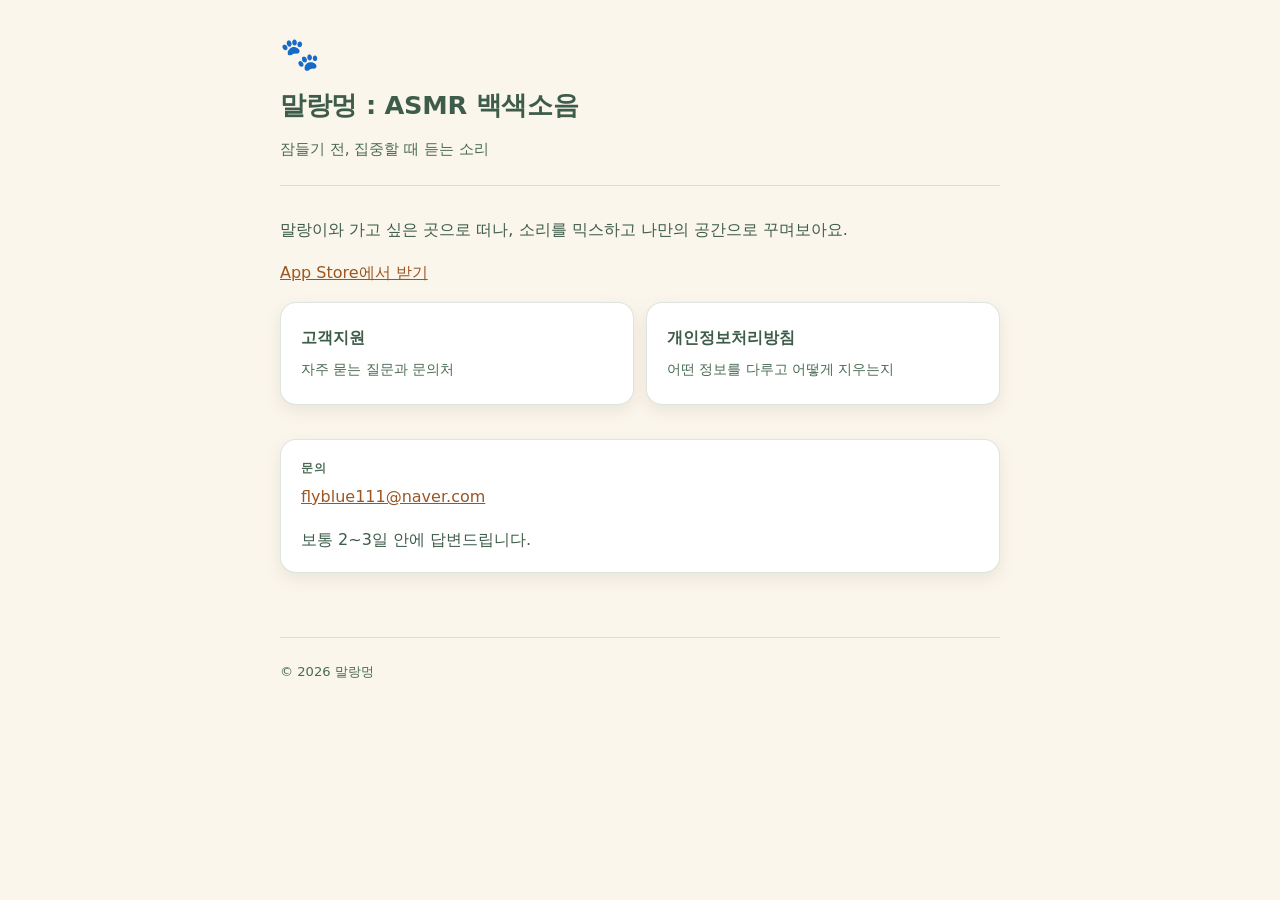
<file: index.html>
<!DOCTYPE html>
<html lang="ko">
<head>
<meta charset="UTF-8">
<meta name="viewport" content="width=device-width, initial-scale=1">
<title>말랑멍 : ASMR 백색소음</title>
<meta name="description" content="말랑이와 가고 싶은 곳으로 떠나, 소리를 믹스하고 나만의 공간으로 꾸며보아요.">
<link rel="stylesheet" href="style.css">
</head>
<body>
<div class="wrap">

  <header class="site-head">
    <span class="mark">🐾</span>
    <h1>말랑멍 : ASMR 백색소음</h1>
    <p>잠들기 전, 집중할 때 듣는 소리</p>
  </header>

  <p>말랑이와 가고 싶은 곳으로 떠나, 소리를 믹스하고 나만의 공간으로 꾸며보아요.</p>

  <!-- 나라를 적지 않은 주소다. 어느 나라에서 열든 그 나라 스토어로 보내 준다 —
       앱이 여덟 개 언어로 나가므로 /kr/을 박아 두면 안 된다. -->
  <p><a href="https://apps.apple.com/app/id6798096956">App Store에서 받기</a></p>

  <div class="tiles">
    <a class="tile" href="support.html">
      <b>고객지원</b>
      <span>자주 묻는 질문과 문의처</span>
    </a>
    <a class="tile" href="privacy.html">
      <b>개인정보처리방침</b>
      <span>어떤 정보를 다루고 어떻게 지우는지</span>
    </a>
  </div>

  <div class="card">
    <p><span class="label">문의</span>
      <a href="mailto:flyblue111@naver.com">flyblue111@naver.com</a>
    </p>
    <p>보통 2~3일 안에 답변드립니다.</p>
  </div>

  <footer class="site-foot">
    <p>© 2026 말랑멍</p>
  </footer>

</div>
</body>
</html>
</file>
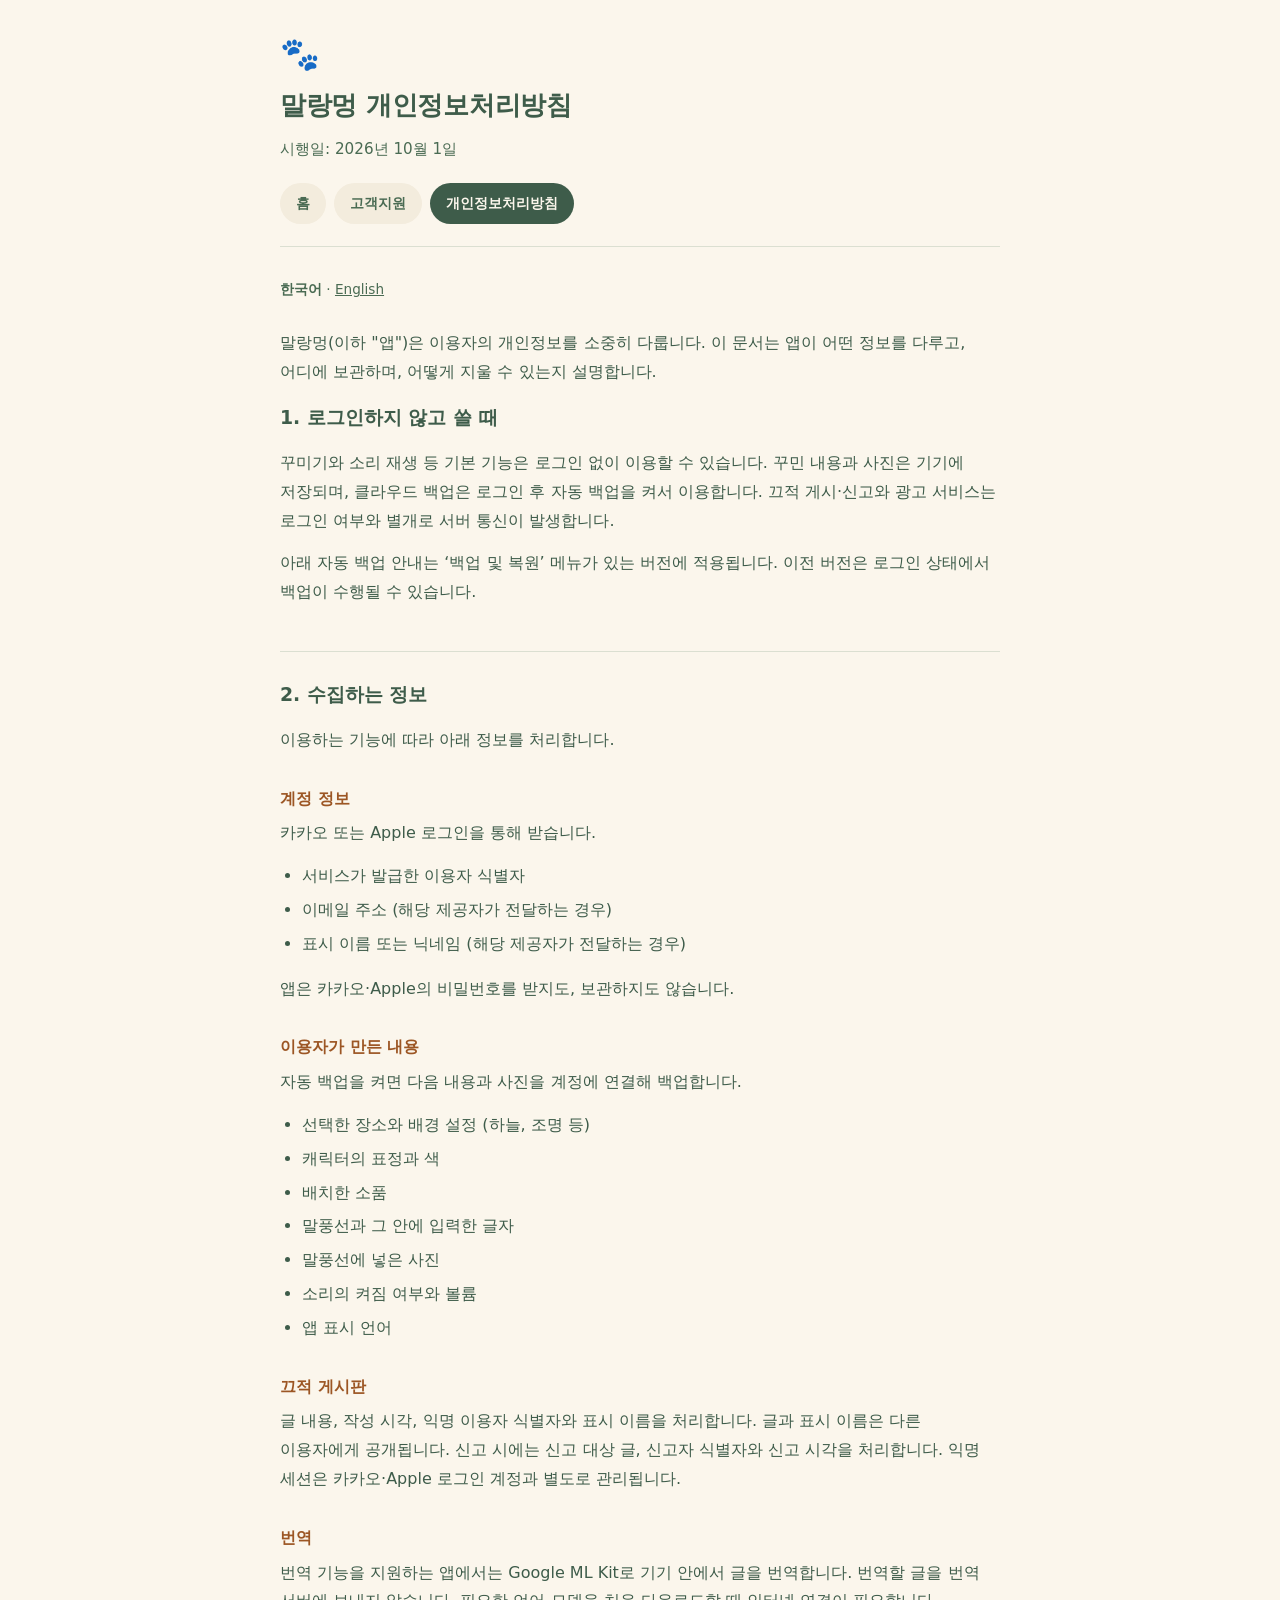
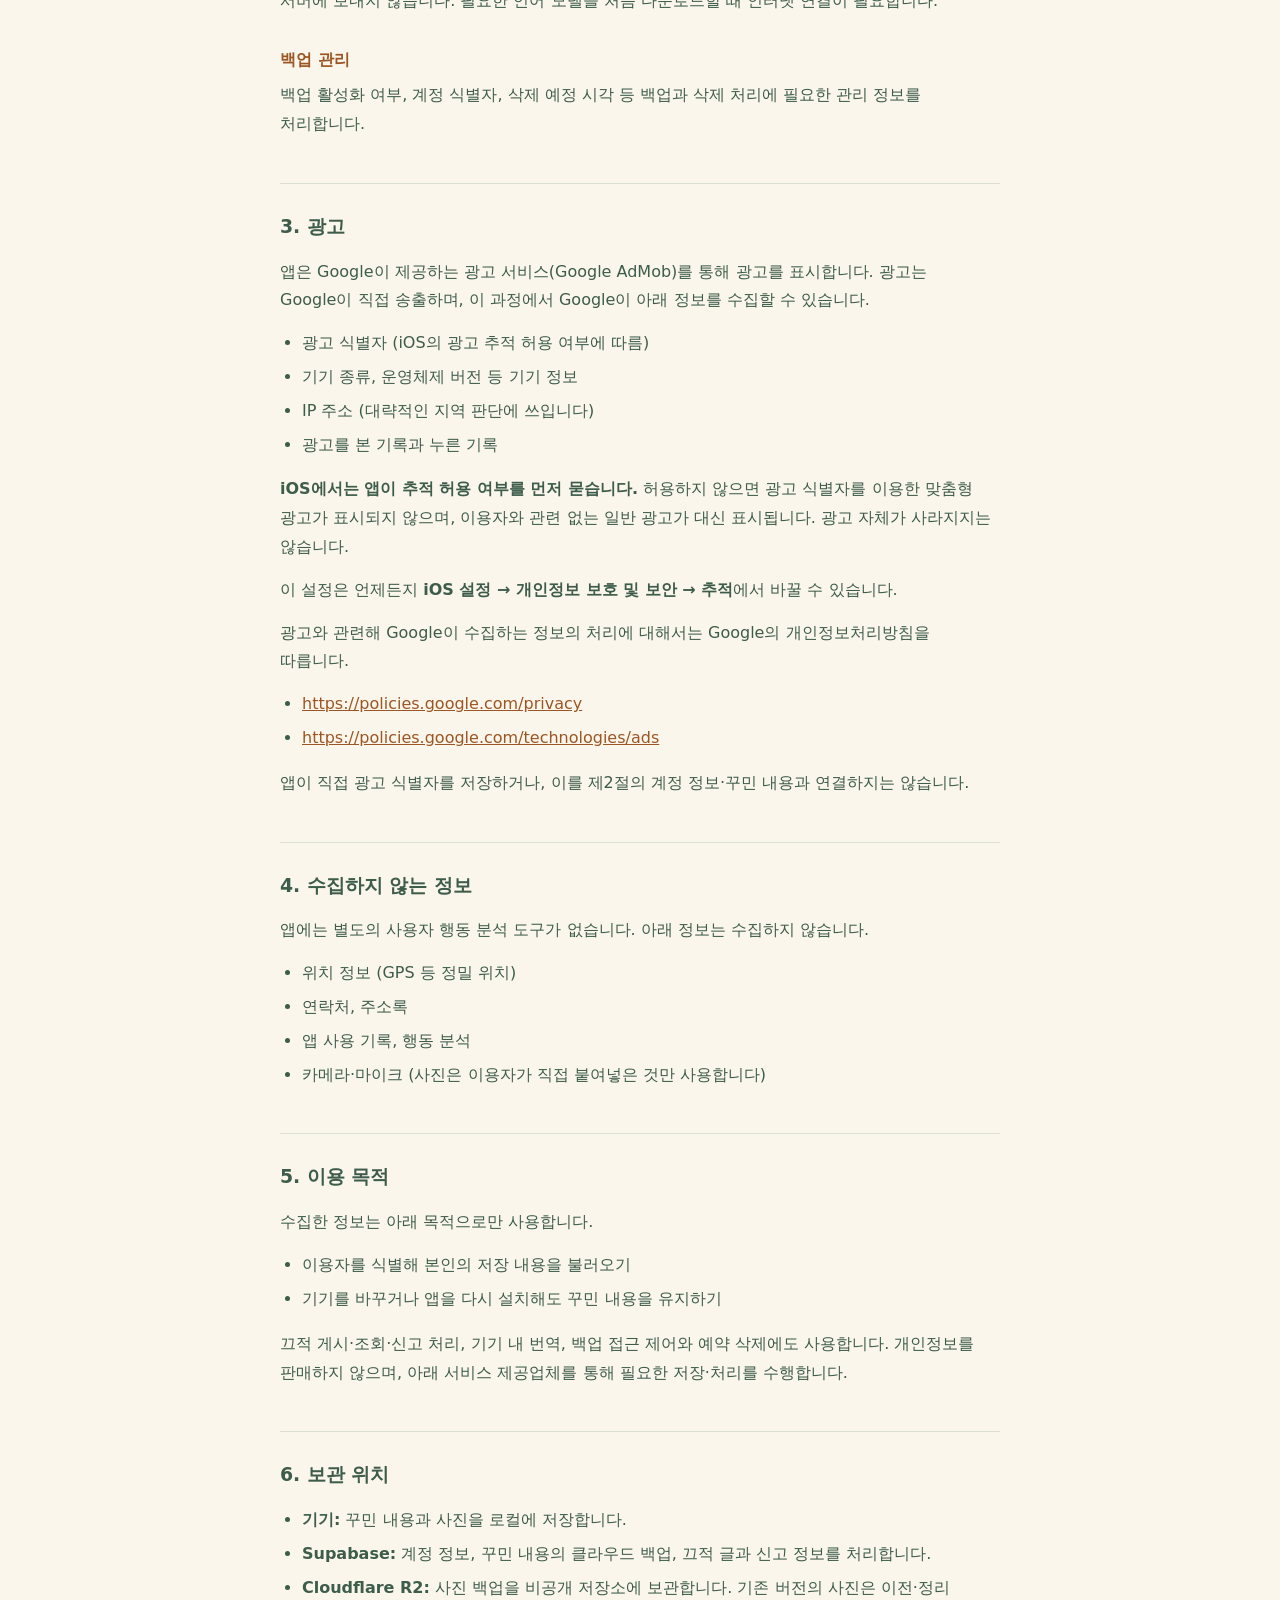
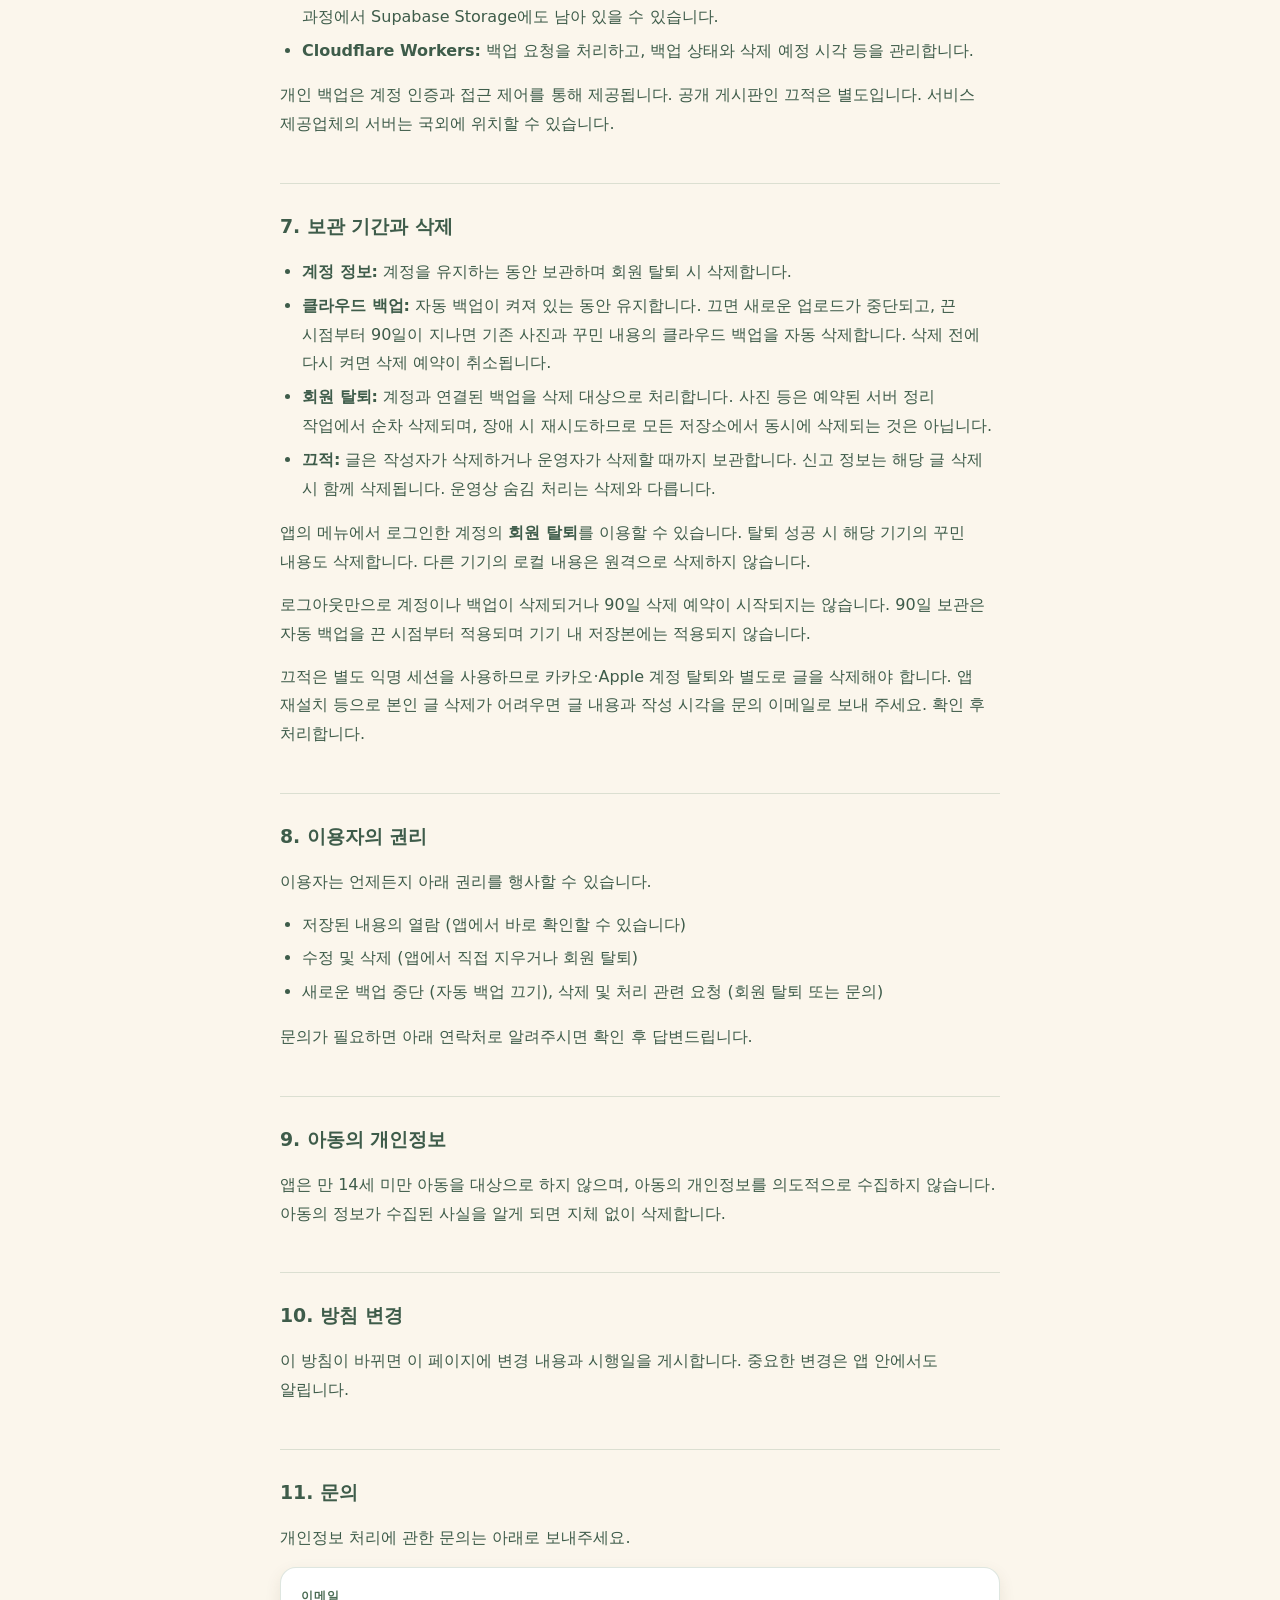
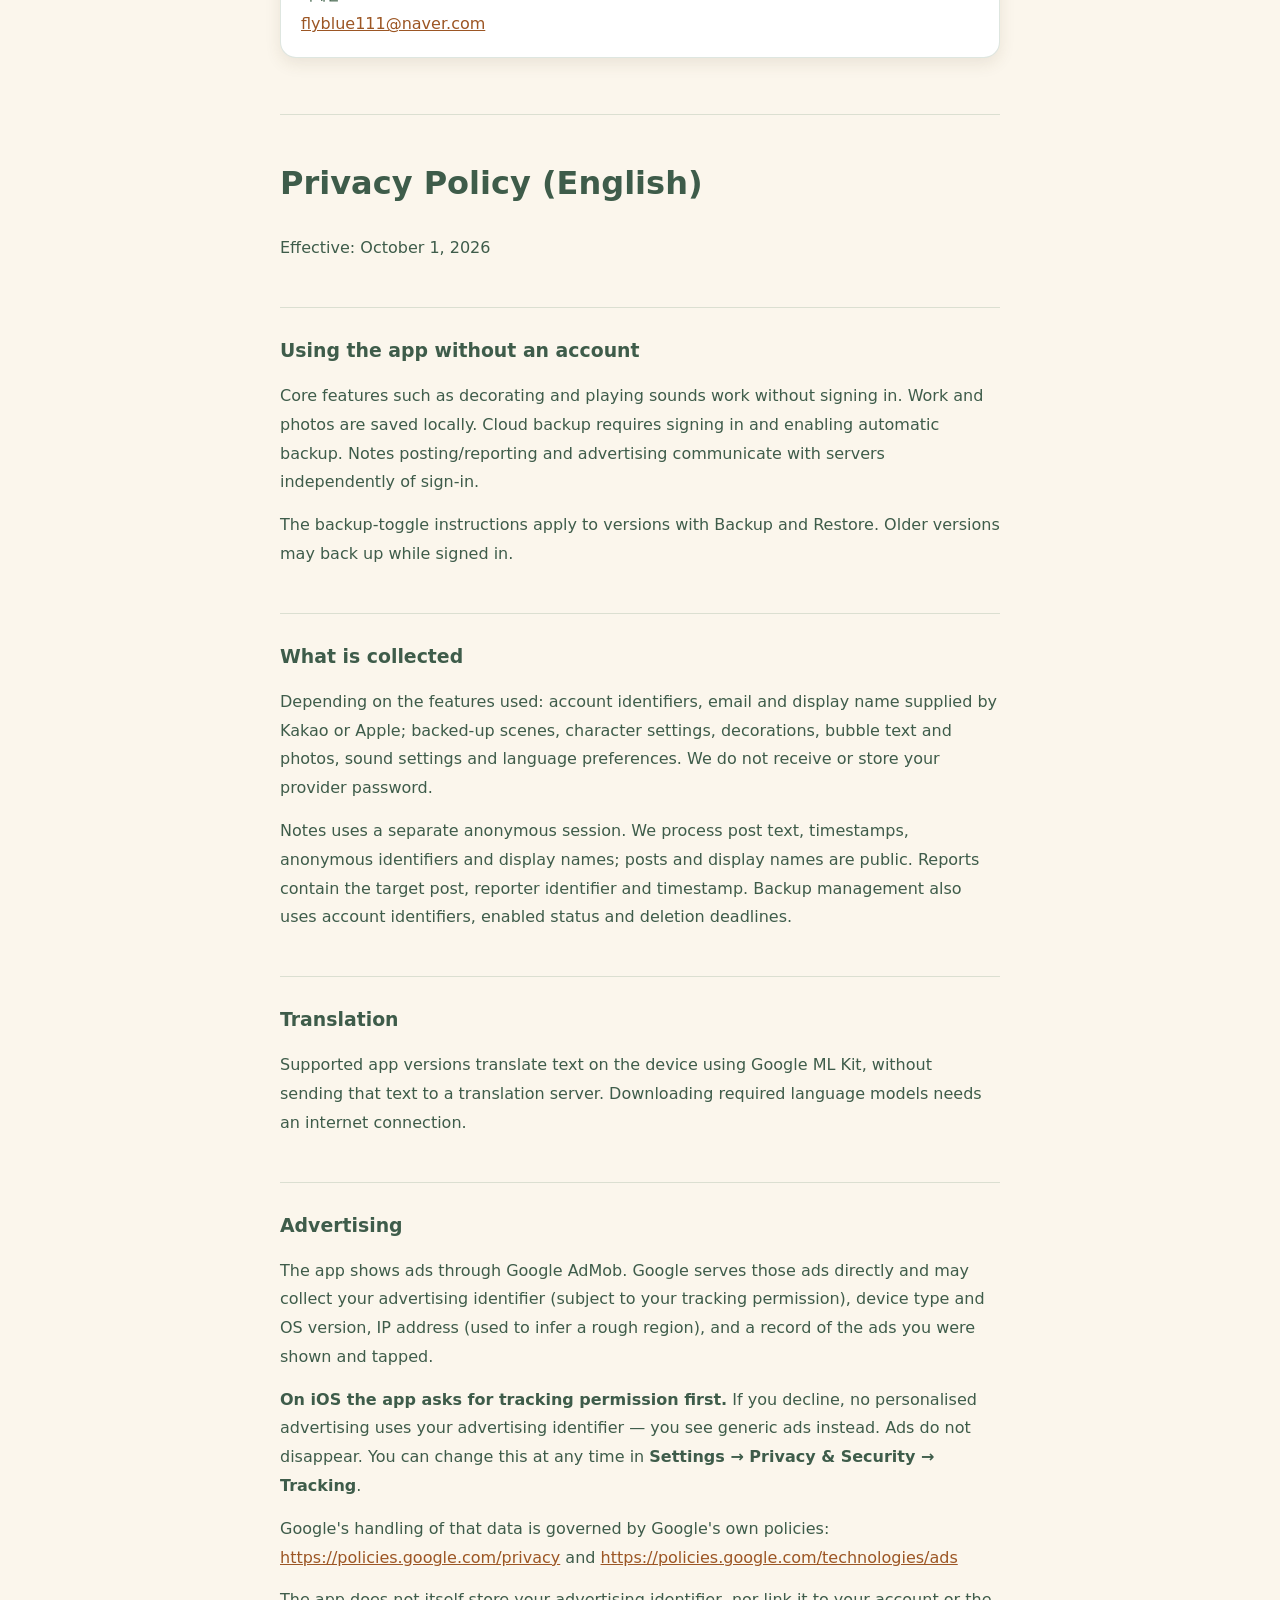
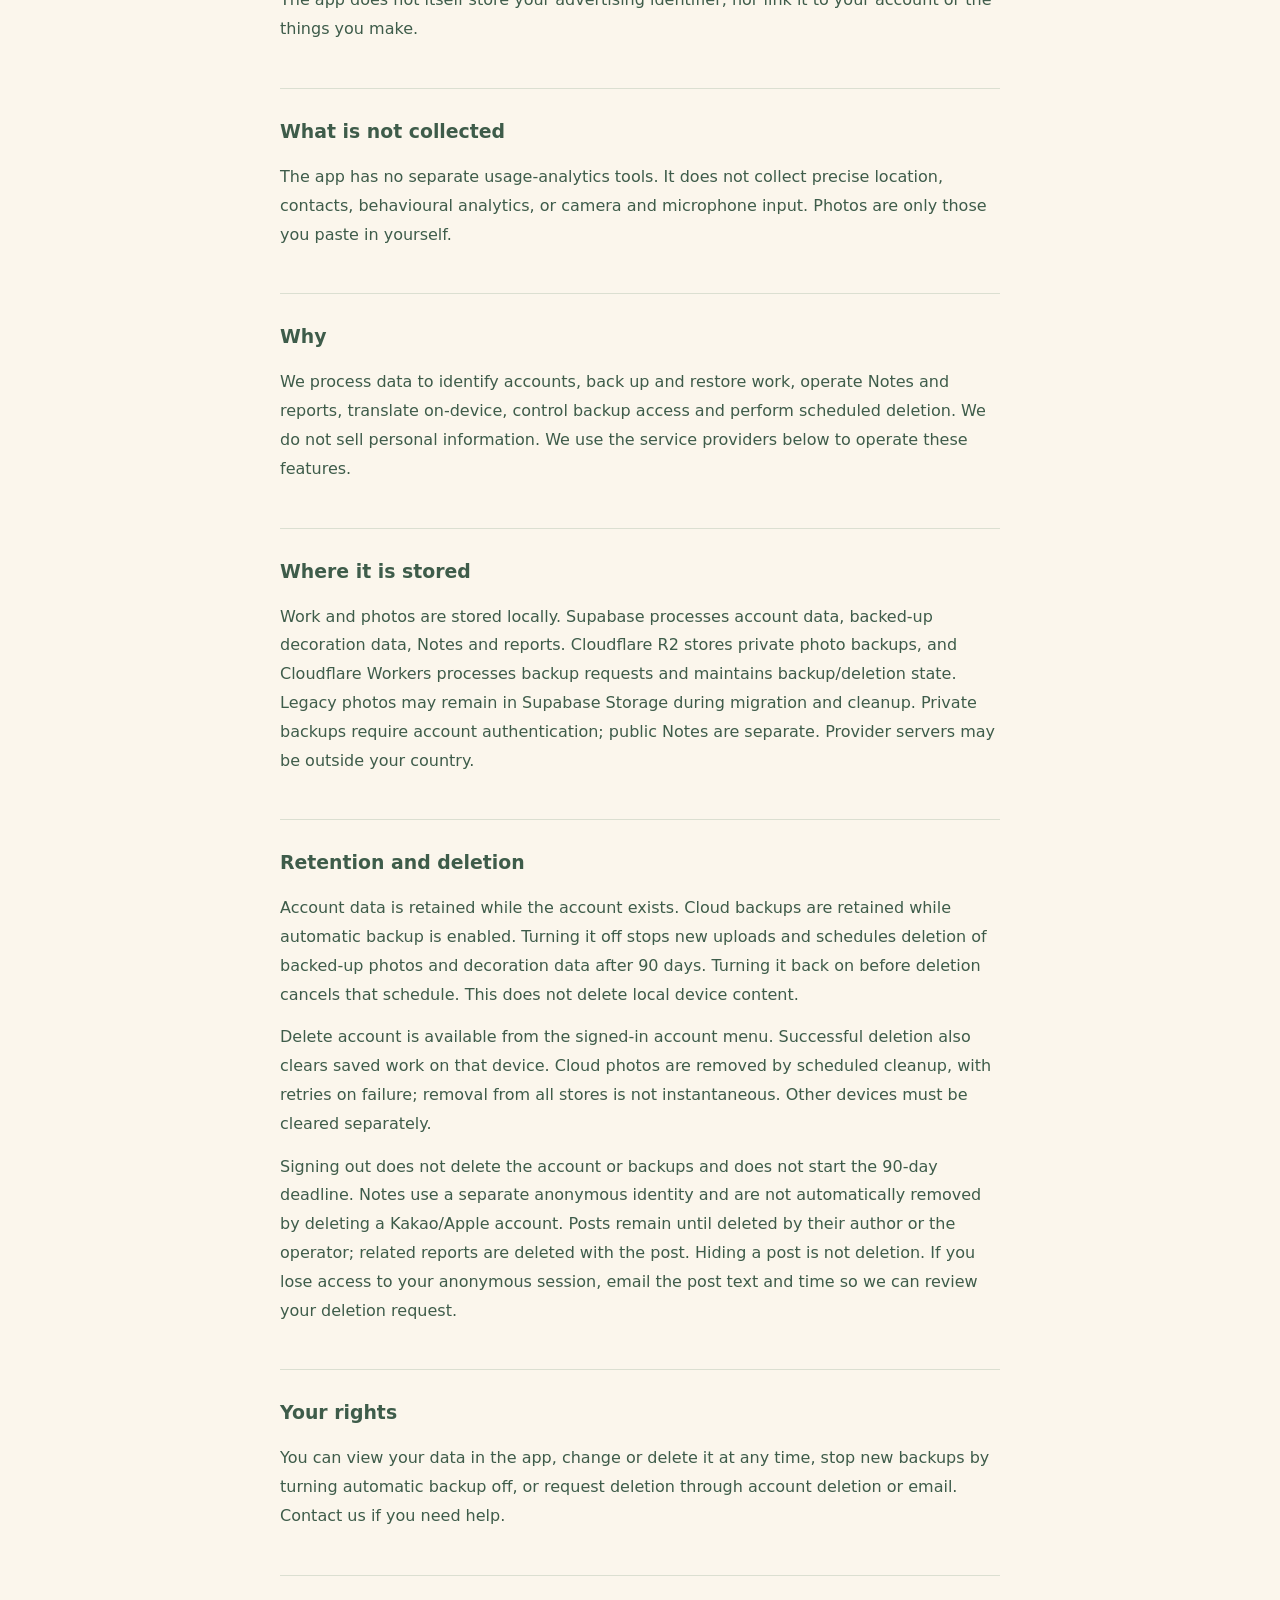
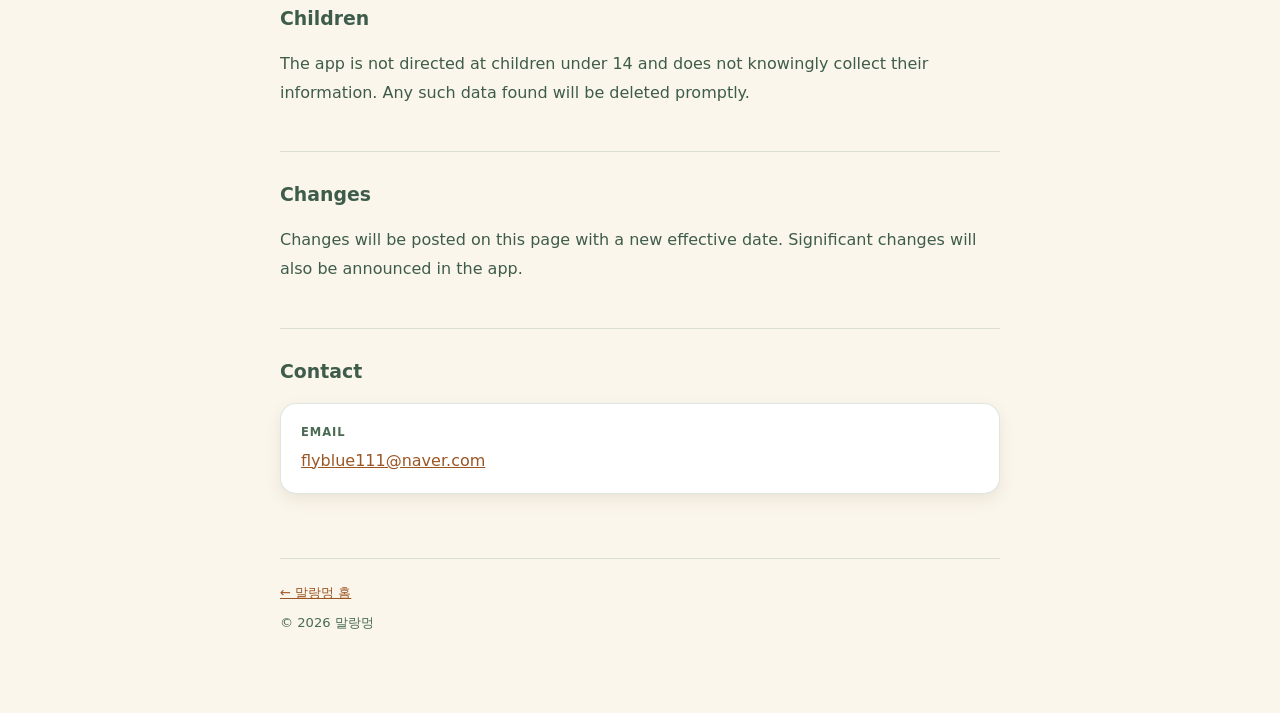
<file: privacy.html>
<!DOCTYPE html>
<html lang="ko">
<head>
<meta charset="UTF-8">
<meta name="viewport" content="width=device-width, initial-scale=1">
<title>개인정보처리방침 — 말랑멍</title>
<meta name="description" content="말랑멍 개인정보처리방침. 어떤 정보를 다루고, 어디에 보관하며, 어떻게 지울 수 있는지.">
<link rel="stylesheet" href="style.css">
</head>
<body>
<div class="wrap">

  <header class="site-head">
    <span class="mark">🐾</span>
    <h1>말랑멍 개인정보처리방침</h1>
    <p>시행일: 2026년 10월 1일</p>
    <nav class="site-nav">
      <a href="index.html">홈</a>
      <a href="support.html">고객지원</a>
      <a href="privacy.html" aria-current="page">개인정보처리방침</a>
    </nav>
  </header>

  <p class="lang-jump"><strong>한국어</strong> · <a href="#english">English</a></p>

  <p>말랑멍(이하 "앱")은 이용자의 개인정보를 소중히 다룹니다. 이 문서는 앱이 어떤 정보를 다루고, 어디에 보관하며, 어떻게 지울 수 있는지 설명합니다.</p>

  <h2>1. 로그인하지 않고 쓸 때</h2>
<p>꾸미기와 소리 재생 등 기본 기능은 로그인 없이 이용할 수 있습니다. 꾸민 내용과 사진은 기기에 저장되며, 클라우드 백업은 로그인 후 자동 백업을 켜서 이용합니다. 끄적 게시·신고와 광고 서비스는 로그인 여부와 별개로 서버 통신이 발생합니다.</p><p>아래 자동 백업 안내는 ‘백업 및 복원’ 메뉴가 있는 버전에 적용됩니다. 이전 버전은 로그인 상태에서 백업이 수행될 수 있습니다.</p>

  <h2>2. 수집하는 정보</h2>
  <p>이용하는 기능에 따라 아래 정보를 처리합니다.</p>

  <h3>계정 정보</h3>
  <p>카카오 또는 Apple 로그인을 통해 받습니다.</p>
  <ul>
    <li>서비스가 발급한 이용자 식별자</li>
    <li>이메일 주소 (해당 제공자가 전달하는 경우)</li>
    <li>표시 이름 또는 닉네임 (해당 제공자가 전달하는 경우)</li>
  </ul>
  <p>앱은 카카오·Apple의 비밀번호를 받지도, 보관하지도 않습니다.</p>

  <h3>이용자가 만든 내용</h3><p>자동 백업을 켜면 다음 내용과 사진을 계정에 연결해 백업합니다.</p>
  <ul>
    <li>선택한 장소와 배경 설정 (하늘, 조명 등)</li>
    <li>캐릭터의 표정과 색</li>
    <li>배치한 소품</li>
    <li>말풍선과 그 안에 입력한 글자</li>
    <li>말풍선에 넣은 사진</li>
    <li>소리의 켜짐 여부와 볼륨</li>
    <li>앱 표시 언어</li>
  </ul>

  <h3>끄적 게시판</h3><p>글 내용, 작성 시각, 익명 이용자 식별자와 표시 이름을 처리합니다. 글과 표시 이름은 다른 이용자에게 공개됩니다. 신고 시에는 신고 대상 글, 신고자 식별자와 신고 시각을 처리합니다. 익명 세션은 카카오·Apple 로그인 계정과 별도로 관리됩니다.</p><h3>번역</h3><p>번역 기능을 지원하는 앱에서는 Google ML Kit로 기기 안에서 글을 번역합니다. 번역할 글을 번역 서버에 보내지 않습니다. 필요한 언어 모델을 처음 다운로드할 때 인터넷 연결이 필요합니다.</p><h3>백업 관리</h3><p>백업 활성화 여부, 계정 식별자, 삭제 예정 시각 등 백업과 삭제 처리에 필요한 관리 정보를 처리합니다.</p><h2>3. 광고</h2>
  <p>앱은 Google이 제공하는 광고 서비스(Google AdMob)를 통해 광고를 표시합니다. 광고는 Google이 직접 송출하며, 이 과정에서 Google이 아래 정보를 수집할 수 있습니다.</p>
  <ul>
    <li>광고 식별자 (iOS의 광고 추적 허용 여부에 따름)</li>
    <li>기기 종류, 운영체제 버전 등 기기 정보</li>
    <li>IP 주소 (대략적인 지역 판단에 쓰입니다)</li>
    <li>광고를 본 기록과 누른 기록</li>
  </ul>
  <p><strong>iOS에서는 앱이 추적 허용 여부를 먼저 묻습니다.</strong> 허용하지 않으면 광고 식별자를 이용한 맞춤형 광고가 표시되지 않으며, 이용자와 관련 없는 일반 광고가 대신 표시됩니다. 광고 자체가 사라지지는 않습니다.</p>
  <p>이 설정은 언제든지 <strong>iOS 설정 → 개인정보 보호 및 보안 → 추적</strong>에서 바꿀 수 있습니다.</p>
  <p>광고와 관련해 Google이 수집하는 정보의 처리에 대해서는 Google의 개인정보처리방침을 따릅니다.</p>
  <ul>
    <li><a href="https://policies.google.com/privacy">https://policies.google.com/privacy</a></li>
    <li><a href="https://policies.google.com/technologies/ads">https://policies.google.com/technologies/ads</a></li>
  </ul>
  <p>앱이 직접 광고 식별자를 저장하거나, 이를 제2절의 계정 정보·꾸민 내용과 연결하지는 않습니다.</p>

  <h2>4. 수집하지 않는 정보</h2>
  <p>앱에는 별도의 사용자 행동 분석 도구가 없습니다. 아래 정보는 수집하지 않습니다.</p>
  <ul>
    <li>위치 정보 (GPS 등 정밀 위치)</li>
    <li>연락처, 주소록</li>
    <li>앱 사용 기록, 행동 분석</li>
    <li>카메라·마이크 (사진은 이용자가 직접 붙여넣은 것만 사용합니다)</li>
  </ul>

  <h2>5. 이용 목적</h2>
  <p>수집한 정보는 아래 목적으로만 사용합니다.</p>
  <ul>
    <li>이용자를 식별해 본인의 저장 내용을 불러오기</li>
    <li>기기를 바꾸거나 앱을 다시 설치해도 꾸민 내용을 유지하기</li>
  </ul>
  <p>끄적 게시·조회·신고 처리, 기기 내 번역, 백업 접근 제어와 예약 삭제에도 사용합니다. 개인정보를 판매하지 않으며, 아래 서비스 제공업체를 통해 필요한 저장·처리를 수행합니다.</p>

  <h2>6. 보관 위치</h2>
<ul><li><strong>기기:</strong> 꾸민 내용과 사진을 로컬에 저장합니다.</li><li><strong>Supabase:</strong> 계정 정보, 꾸민 내용의 클라우드 백업, 끄적 글과 신고 정보를 처리합니다.</li><li><strong>Cloudflare R2:</strong> 사진 백업을 비공개 저장소에 보관합니다. 기존 버전의 사진은 이전·정리 과정에서 Supabase Storage에도 남아 있을 수 있습니다.</li><li><strong>Cloudflare Workers:</strong> 백업 요청을 처리하고, 백업 상태와 삭제 예정 시각 등을 관리합니다.</li></ul><p>개인 백업은 계정 인증과 접근 제어를 통해 제공됩니다. 공개 게시판인 끄적은 별도입니다. 서비스 제공업체의 서버는 국외에 위치할 수 있습니다.</p>

  <h2>7. 보관 기간과 삭제</h2>
<ul><li><strong>계정 정보:</strong> 계정을 유지하는 동안 보관하며 회원 탈퇴 시 삭제합니다.</li><li><strong>클라우드 백업:</strong> 자동 백업이 켜져 있는 동안 유지합니다. 끄면 새로운 업로드가 중단되고, 끈 시점부터 90일이 지나면 기존 사진과 꾸민 내용의 클라우드 백업을 자동 삭제합니다. 삭제 전에 다시 켜면 삭제 예약이 취소됩니다.</li><li><strong>회원 탈퇴:</strong> 계정과 연결된 백업을 삭제 대상으로 처리합니다. 사진 등은 예약된 서버 정리 작업에서 순차 삭제되며, 장애 시 재시도하므로 모든 저장소에서 동시에 삭제되는 것은 아닙니다.</li><li><strong>끄적:</strong> 글은 작성자가 삭제하거나 운영자가 삭제할 때까지 보관합니다. 신고 정보는 해당 글 삭제 시 함께 삭제됩니다. 운영상 숨김 처리는 삭제와 다릅니다.</li></ul><p>앱의 메뉴에서 로그인한 계정의 <strong>회원 탈퇴</strong>를 이용할 수 있습니다. 탈퇴 성공 시 해당 기기의 꾸민 내용도 삭제합니다. 다른 기기의 로컬 내용은 원격으로 삭제하지 않습니다.</p><p>로그아웃만으로 계정이나 백업이 삭제되거나 90일 삭제 예약이 시작되지는 않습니다. 90일 보관은 자동 백업을 끈 시점부터 적용되며 기기 내 저장본에는 적용되지 않습니다.</p><p>끄적은 별도 익명 세션을 사용하므로 카카오·Apple 계정 탈퇴와 별도로 글을 삭제해야 합니다. 앱 재설치 등으로 본인 글 삭제가 어려우면 글 내용과 작성 시각을 문의 이메일로 보내 주세요. 확인 후 처리합니다.</p>

  <h2>8. 이용자의 권리</h2>
  <p>이용자는 언제든지 아래 권리를 행사할 수 있습니다.</p>
  <ul>
    <li>저장된 내용의 열람 (앱에서 바로 확인할 수 있습니다)</li>
    <li>수정 및 삭제 (앱에서 직접 지우거나 회원 탈퇴)</li>
    <li>새로운 백업 중단 (자동 백업 끄기), 삭제 및 처리 관련 요청 (회원 탈퇴 또는 문의)</li>
  </ul>
  <p>문의가 필요하면 아래 연락처로 알려주시면 확인 후 답변드립니다.</p>

  <h2>9. 아동의 개인정보</h2>
  <p>앱은 만 14세 미만 아동을 대상으로 하지 않으며, 아동의 개인정보를 의도적으로 수집하지 않습니다. 아동의 정보가 수집된 사실을 알게 되면 지체 없이 삭제합니다.</p>

  <h2>10. 방침 변경</h2>
  <p>이 방침이 바뀌면 이 페이지에 변경 내용과 시행일을 게시합니다. 중요한 변경은 앱 안에서도 알립니다.</p>

  <h2>11. 문의</h2>
  <p>개인정보 처리에 관한 문의는 아래로 보내주세요.</p>
  <div class="card">
    <p><span class="label">이메일</span>
      <a href="mailto:flyblue111@naver.com">flyblue111@naver.com</a>
    </p>
  </div>

  <hr>

  <h1 id="english">Privacy Policy (English)</h1>
  <p>Effective: October 1, 2026</p>

  <h2>Using the app without an account</h2>
<p>Core features such as decorating and playing sounds work without signing in. Work and photos are saved locally. Cloud backup requires signing in and enabling automatic backup. Notes posting/reporting and advertising communicate with servers independently of sign-in.</p><p>The backup-toggle instructions apply to versions with Backup and Restore. Older versions may back up while signed in.</p><h2>What is collected</h2><p>Depending on the features used: account identifiers, email and display name supplied by Kakao or Apple; backed-up scenes, character settings, decorations, bubble text and photos, sound settings and language preferences. We do not receive or store your provider password.</p><p>Notes uses a separate anonymous session. We process post text, timestamps, anonymous identifiers and display names; posts and display names are public. Reports contain the target post, reporter identifier and timestamp. Backup management also uses account identifiers, enabled status and deletion deadlines.</p><h2>Translation</h2><p>Supported app versions translate text on the device using Google ML Kit, without sending that text to a translation server. Downloading required language models needs an internet connection.</p>

  <h2>Advertising</h2>
  <p>The app shows ads through Google AdMob. Google serves those ads directly and may collect your advertising identifier (subject to your tracking permission), device type and OS version, IP address (used to infer a rough region), and a record of the ads you were shown and tapped.</p>
  <p><strong>On iOS the app asks for tracking permission first.</strong> If you decline, no personalised advertising uses your advertising identifier — you see generic ads instead. Ads do not disappear. You can change this at any time in <strong>Settings → Privacy &amp; Security → Tracking</strong>.</p>
  <p>Google's handling of that data is governed by Google's own policies: <a href="https://policies.google.com/privacy">https://policies.google.com/privacy</a> and <a href="https://policies.google.com/technologies/ads">https://policies.google.com/technologies/ads</a></p>
  <p>The app does not itself store your advertising identifier, nor link it to your account or the things you make.</p>

  <h2>What is not collected</h2>
  <p>The app has no separate usage-analytics tools. It does not collect precise location, contacts, behavioural analytics, or camera and microphone input. Photos are only those you paste in yourself.</p>

  <h2>Why</h2>
<p>We process data to identify accounts, back up and restore work, operate Notes and reports, translate on-device, control backup access and perform scheduled deletion. We do not sell personal information. We use the service providers below to operate these features.</p><h2>Where it is stored</h2><p>Work and photos are stored locally. Supabase processes account data, backed-up decoration data, Notes and reports. Cloudflare R2 stores private photo backups, and Cloudflare Workers processes backup requests and maintains backup/deletion state. Legacy photos may remain in Supabase Storage during migration and cleanup. Private backups require account authentication; public Notes are separate. Provider servers may be outside your country.</p><h2>Retention and deletion</h2><p>Account data is retained while the account exists. Cloud backups are retained while automatic backup is enabled. Turning it off stops new uploads and schedules deletion of backed-up photos and decoration data after 90 days. Turning it back on before deletion cancels that schedule. This does not delete local device content.</p><p>Delete account is available from the signed-in account menu. Successful deletion also clears saved work on that device. Cloud photos are removed by scheduled cleanup, with retries on failure; removal from all stores is not instantaneous. Other devices must be cleared separately.</p><p>Signing out does not delete the account or backups and does not start the 90-day deadline. Notes use a separate anonymous identity and are not automatically removed by deleting a Kakao/Apple account. Posts remain until deleted by their author or the operator; related reports are deleted with the post. Hiding a post is not deletion. If you lose access to your anonymous session, email the post text and time so we can review your deletion request.</p>

  <h2>Your rights</h2>
  <p>You can view your data in the app, change or delete it at any time, stop new backups by turning automatic backup off, or request deletion through account deletion or email. Contact us if you need help.</p>

  <h2>Children</h2>
  <p>The app is not directed at children under 14 and does not knowingly collect their information. Any such data found will be deleted promptly.</p>

  <h2>Changes</h2>
  <p>Changes will be posted on this page with a new effective date. Significant changes will also be announced in the app.</p>

  <h2>Contact</h2>
  <div class="card">
    <p><span class="label">Email</span>
      <a href="mailto:flyblue111@naver.com">flyblue111@naver.com</a>
    </p>
  </div>

  <footer class="site-foot">
    <p><a href="index.html">← 말랑멍 홈</a></p>
    <p>© 2026 말랑멍</p>
  </footer>

</div>
</body>
</html>
</file>
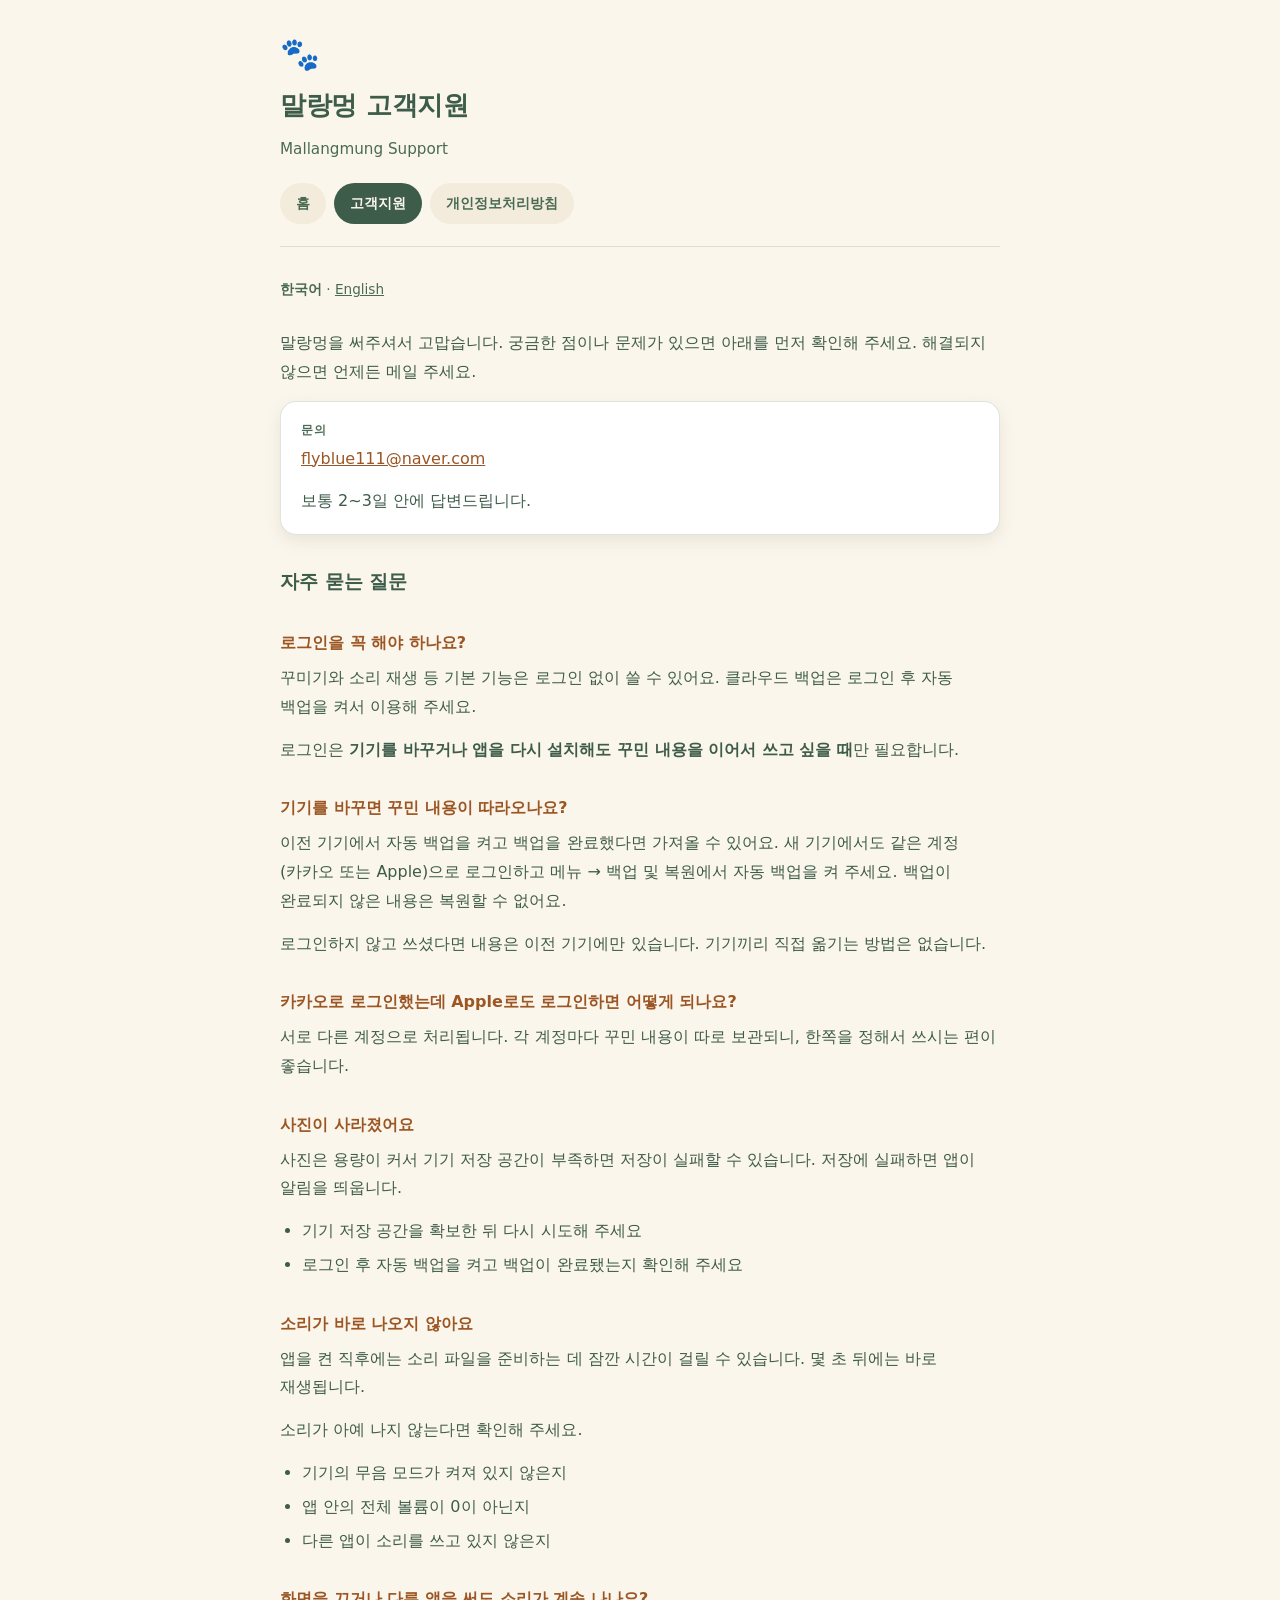
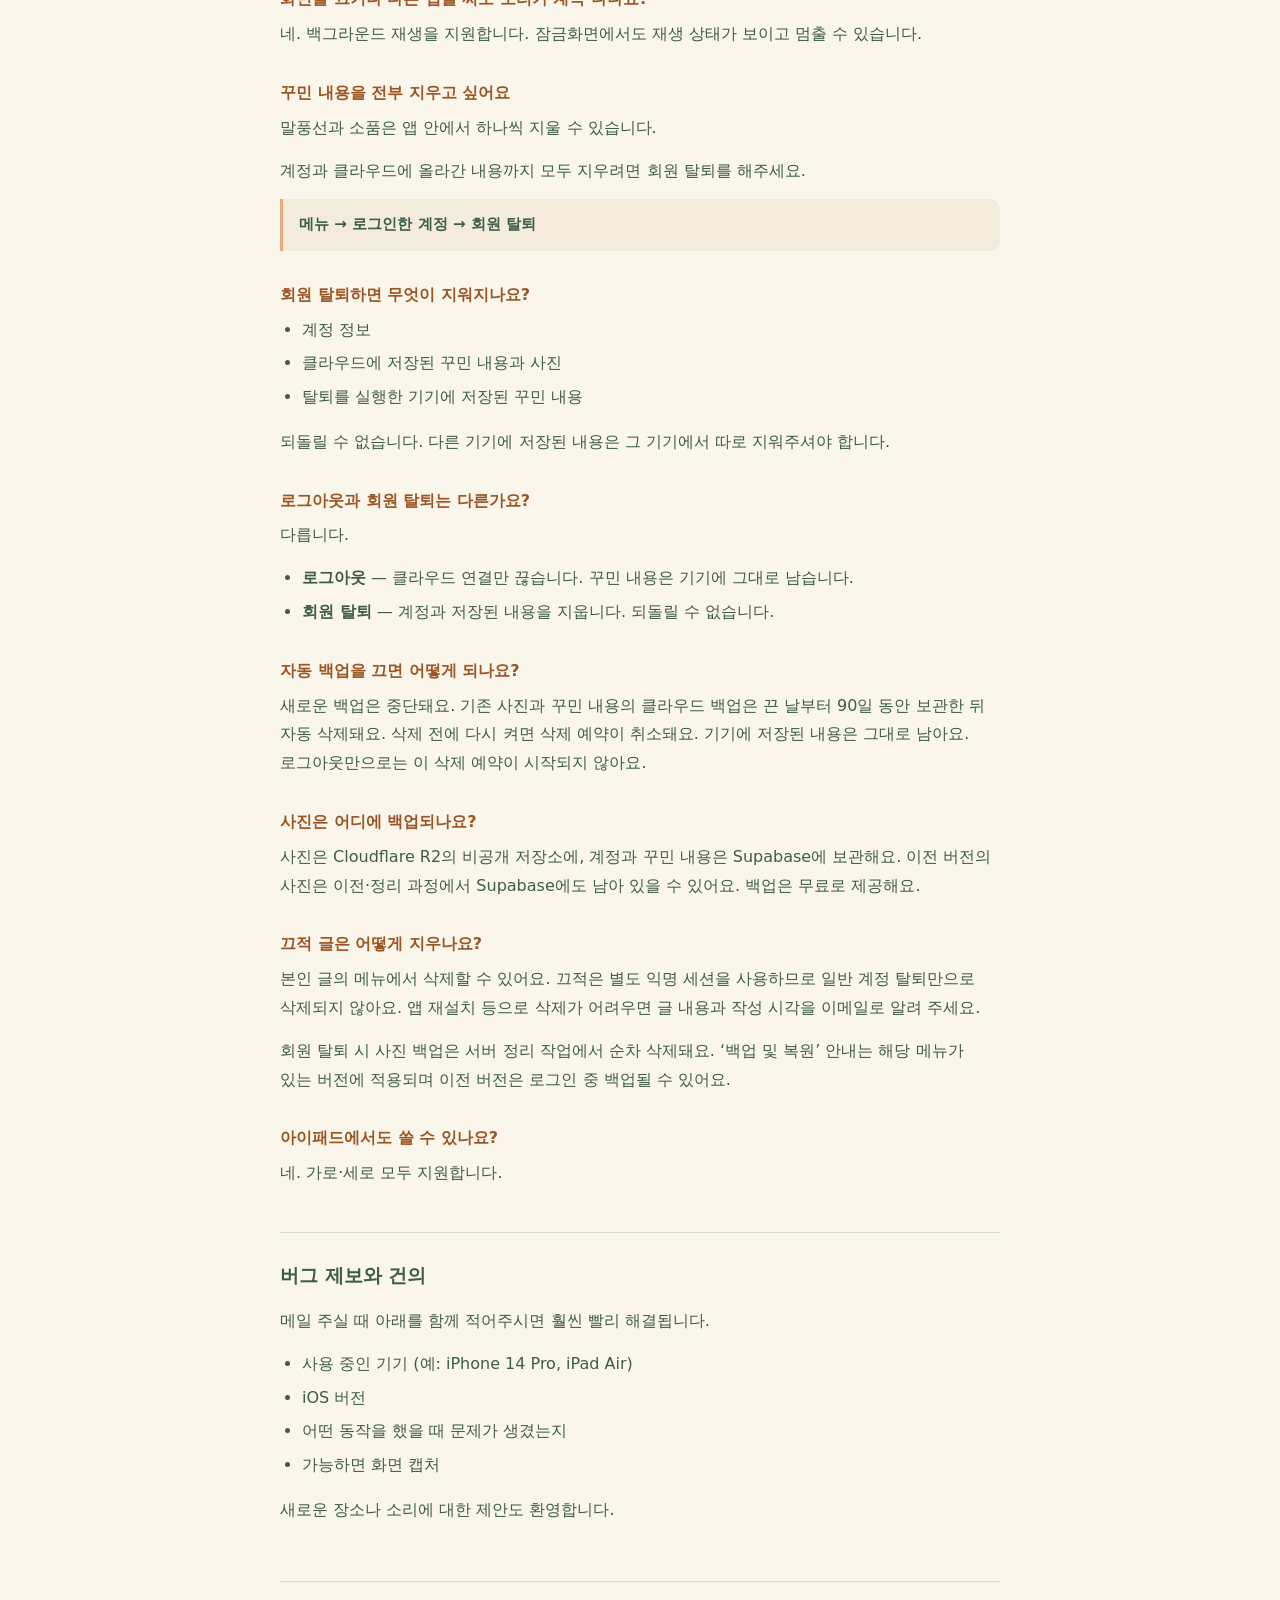
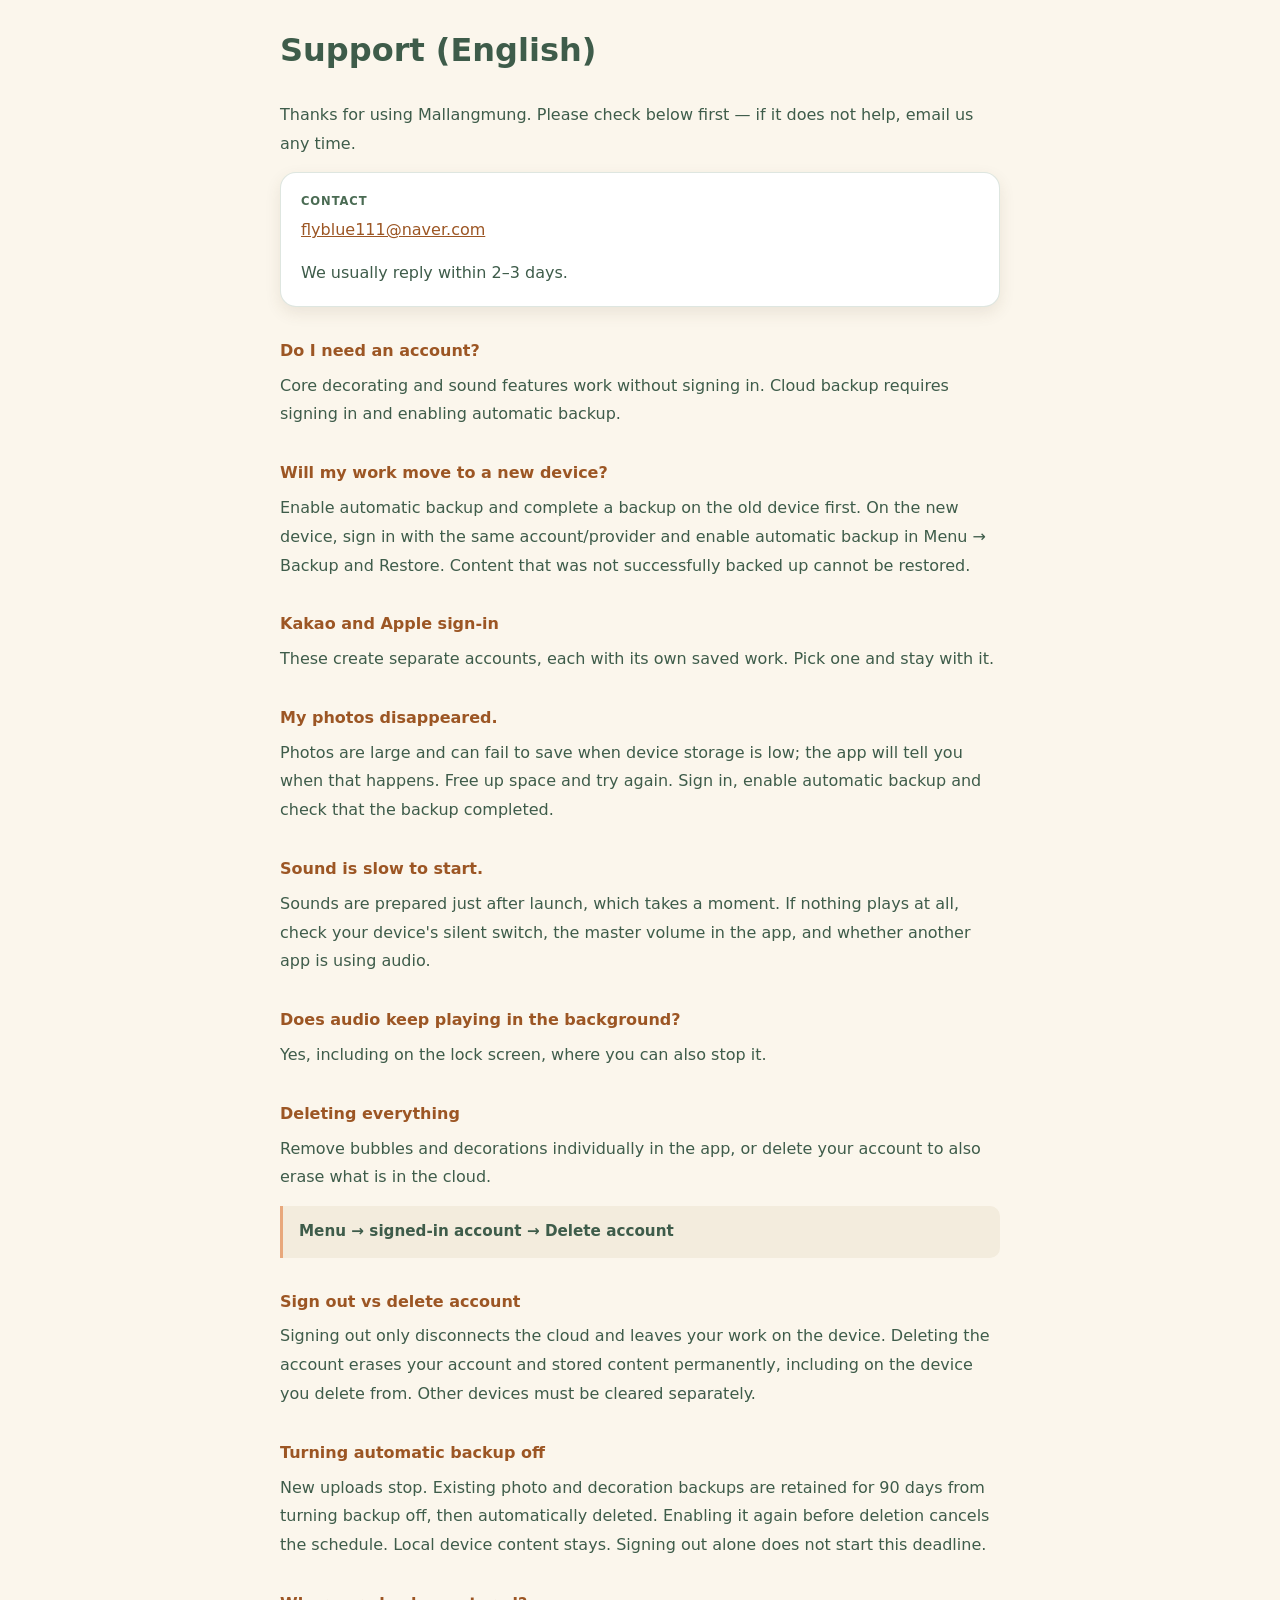
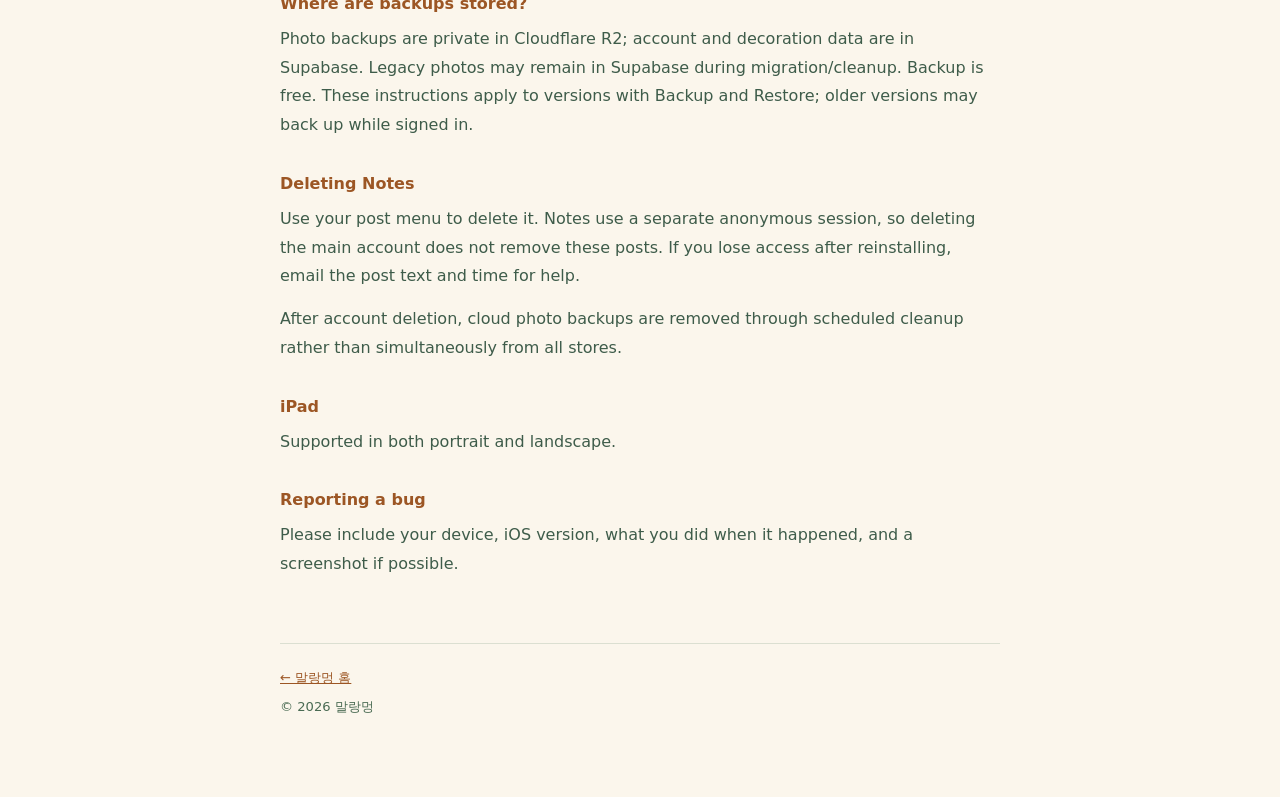
<file: support.html>
<!DOCTYPE html>
<html lang="ko">
<head>
<meta charset="UTF-8">
<meta name="viewport" content="width=device-width, initial-scale=1">
<title>고객지원 — 말랑멍</title>
<meta name="description" content="말랑멍 고객지원. 자주 묻는 질문과 문의처.">
<link rel="stylesheet" href="style.css">
</head>
<body>
<div class="wrap">

  <header class="site-head">
    <span class="mark">🐾</span>
    <h1>말랑멍 고객지원</h1>
    <p>Mallangmung Support</p>
    <nav class="site-nav">
      <a href="index.html">홈</a>
      <a href="support.html" aria-current="page">고객지원</a>
      <a href="privacy.html">개인정보처리방침</a>
    </nav>
  </header>

  <p class="lang-jump"><strong>한국어</strong> · <a href="#english">English</a></p>

  <p>말랑멍을 써주셔서 고맙습니다. 궁금한 점이나 문제가 있으면 아래를 먼저 확인해 주세요. 해결되지 않으면 언제든 메일 주세요.</p>

  <div class="card">
    <p><span class="label">문의</span>
      <a href="mailto:flyblue111@naver.com">flyblue111@naver.com</a>
    </p>
    <p>보통 2~3일 안에 답변드립니다.</p>
  </div>

  <h2>자주 묻는 질문</h2>

  <h3>로그인을 꼭 해야 하나요?</h3>
  <p>꾸미기와 소리 재생 등 기본 기능은 로그인 없이 쓸 수 있어요. 클라우드 백업은 로그인 후 자동 백업을 켜서 이용해 주세요.</p>
  <p>로그인은 <strong>기기를 바꾸거나 앱을 다시 설치해도 꾸민 내용을 이어서 쓰고 싶을 때</strong>만 필요합니다.</p>

  <h3>기기를 바꾸면 꾸민 내용이 따라오나요?</h3>
  <p>이전 기기에서 자동 백업을 켜고 백업을 완료했다면 가져올 수 있어요. 새 기기에서도 같은 계정(카카오 또는 Apple)으로 로그인하고 메뉴 → 백업 및 복원에서 자동 백업을 켜 주세요. 백업이 완료되지 않은 내용은 복원할 수 없어요.</p>
  <p>로그인하지 않고 쓰셨다면 내용은 이전 기기에만 있습니다. 기기끼리 직접 옮기는 방법은 없습니다.</p>

  <h3>카카오로 로그인했는데 Apple로도 로그인하면 어떻게 되나요?</h3>
  <p>서로 다른 계정으로 처리됩니다. 각 계정마다 꾸민 내용이 따로 보관되니, 한쪽을 정해서 쓰시는 편이 좋습니다.</p>

  <h3>사진이 사라졌어요</h3>
  <p>사진은 용량이 커서 기기 저장 공간이 부족하면 저장이 실패할 수 있습니다. 저장에 실패하면 앱이 알림을 띄웁니다.</p>
  <ul>
    <li>기기 저장 공간을 확보한 뒤 다시 시도해 주세요</li>
    <li>로그인 후 자동 백업을 켜고 백업이 완료됐는지 확인해 주세요</li>
  </ul>

  <h3>소리가 바로 나오지 않아요</h3>
  <p>앱을 켠 직후에는 소리 파일을 준비하는 데 잠깐 시간이 걸릴 수 있습니다. 몇 초 뒤에는 바로 재생됩니다.</p>
  <p>소리가 아예 나지 않는다면 확인해 주세요.</p>
  <ul>
    <li>기기의 무음 모드가 켜져 있지 않은지</li>
    <li>앱 안의 전체 볼륨이 0이 아닌지</li>
    <li>다른 앱이 소리를 쓰고 있지 않은지</li>
  </ul>

  <h3>화면을 끄거나 다른 앱을 써도 소리가 계속 나나요?</h3>
  <p>네. 백그라운드 재생을 지원합니다. 잠금화면에서도 재생 상태가 보이고 멈출 수 있습니다.</p>

  <h3>꾸민 내용을 전부 지우고 싶어요</h3>
  <p>말풍선과 소품은 앱 안에서 하나씩 지울 수 있습니다.</p>
  <p>계정과 클라우드에 올라간 내용까지 모두 지우려면 회원 탈퇴를 해주세요.</p>
  <blockquote>메뉴 → 로그인한 계정 → 회원 탈퇴</blockquote>

  <h3>회원 탈퇴하면 무엇이 지워지나요?</h3>
  <ul>
    <li>계정 정보</li>
    <li>클라우드에 저장된 꾸민 내용과 사진</li>
    <li>탈퇴를 실행한 기기에 저장된 꾸민 내용</li>
  </ul>
  <p>되돌릴 수 없습니다. 다른 기기에 저장된 내용은 그 기기에서 따로 지워주셔야 합니다.</p>

  <h3>로그아웃과 회원 탈퇴는 다른가요?</h3>
  <p>다릅니다.</p>
  <ul>
    <li><strong>로그아웃</strong> — 클라우드 연결만 끊습니다. 꾸민 내용은 기기에 그대로 남습니다.</li>
    <li><strong>회원 탈퇴</strong> — 계정과 저장된 내용을 지웁니다. 되돌릴 수 없습니다.</li>
  </ul>

  <h3>자동 백업을 끄면 어떻게 되나요?</h3><p>새로운 백업은 중단돼요. 기존 사진과 꾸민 내용의 클라우드 백업은 끈 날부터 90일 동안 보관한 뒤 자동 삭제돼요. 삭제 전에 다시 켜면 삭제 예약이 취소돼요. 기기에 저장된 내용은 그대로 남아요. 로그아웃만으로는 이 삭제 예약이 시작되지 않아요.</p><h3>사진은 어디에 백업되나요?</h3><p>사진은 Cloudflare R2의 비공개 저장소에, 계정과 꾸민 내용은 Supabase에 보관해요. 이전 버전의 사진은 이전·정리 과정에서 Supabase에도 남아 있을 수 있어요. 백업은 무료로 제공해요.</p><h3>끄적 글은 어떻게 지우나요?</h3><p>본인 글의 메뉴에서 삭제할 수 있어요. 끄적은 별도 익명 세션을 사용하므로 일반 계정 탈퇴만으로 삭제되지 않아요. 앱 재설치 등으로 삭제가 어려우면 글 내용과 작성 시각을 이메일로 알려 주세요.</p><p>회원 탈퇴 시 사진 백업은 서버 정리 작업에서 순차 삭제돼요. ‘백업 및 복원’ 안내는 해당 메뉴가 있는 버전에 적용되며 이전 버전은 로그인 중 백업될 수 있어요.</p><h3>아이패드에서도 쓸 수 있나요?</h3>
  <p>네. 가로·세로 모두 지원합니다.</p>

  <h2>버그 제보와 건의</h2>
  <p>메일 주실 때 아래를 함께 적어주시면 훨씬 빨리 해결됩니다.</p>
  <ul>
    <li>사용 중인 기기 (예: iPhone 14 Pro, iPad Air)</li>
    <li>iOS 버전</li>
    <li>어떤 동작을 했을 때 문제가 생겼는지</li>
    <li>가능하면 화면 캡처</li>
  </ul>
  <p>새로운 장소나 소리에 대한 제안도 환영합니다.</p>

  <hr>

  <h1 id="english">Support (English)</h1>

  <p>Thanks for using Mallangmung. Please check below first — if it does not help, email us any time.</p>

  <div class="card">
    <p><span class="label">Contact</span>
      <a href="mailto:flyblue111@naver.com">flyblue111@naver.com</a>
    </p>
    <p>We usually reply within 2–3 days.</p>
  </div>

  <h3>Do I need an account?</h3>
  <p>Core decorating and sound features work without signing in. Cloud backup requires signing in and enabling automatic backup.</p>

  <h3>Will my work move to a new device?</h3>
  <p>Enable automatic backup and complete a backup on the old device first. On the new device, sign in with the same account/provider and enable automatic backup in Menu → Backup and Restore. Content that was not successfully backed up cannot be restored.</p>

  <h3>Kakao and Apple sign-in</h3>
  <p>These create separate accounts, each with its own saved work. Pick one and stay with it.</p>

  <h3>My photos disappeared.</h3>
  <p>Photos are large and can fail to save when device storage is low; the app will tell you when that happens. Free up space and try again. Sign in, enable automatic backup and check that the backup completed.</p>

  <h3>Sound is slow to start.</h3>
  <p>Sounds are prepared just after launch, which takes a moment. If nothing plays at all, check your device's silent switch, the master volume in the app, and whether another app is using audio.</p>

  <h3>Does audio keep playing in the background?</h3>
  <p>Yes, including on the lock screen, where you can also stop it.</p>

  <h3>Deleting everything</h3>
  <p>Remove bubbles and decorations individually in the app, or delete your account to also erase what is in the cloud.</p>
  <blockquote>Menu → signed-in account → Delete account</blockquote>

  <h3>Sign out vs delete account</h3>
  <p>Signing out only disconnects the cloud and leaves your work on the device. Deleting the account erases your account and stored content permanently, including on the device you delete from. Other devices must be cleared separately.</p>

  <h3>Turning automatic backup off</h3><p>New uploads stop. Existing photo and decoration backups are retained for 90 days from turning backup off, then automatically deleted. Enabling it again before deletion cancels the schedule. Local device content stays. Signing out alone does not start this deadline.</p><h3>Where are backups stored?</h3><p>Photo backups are private in Cloudflare R2; account and decoration data are in Supabase. Legacy photos may remain in Supabase during migration/cleanup. Backup is free. These instructions apply to versions with Backup and Restore; older versions may back up while signed in.</p><h3>Deleting Notes</h3><p>Use your post menu to delete it. Notes use a separate anonymous session, so deleting the main account does not remove these posts. If you lose access after reinstalling, email the post text and time for help.</p><p>After account deletion, cloud photo backups are removed through scheduled cleanup rather than simultaneously from all stores.</p><h3>iPad</h3>
  <p>Supported in both portrait and landscape.</p>

  <h3>Reporting a bug</h3>
  <p>Please include your device, iOS version, what you did when it happened, and a screenshot if possible.</p>

  <footer class="site-foot">
    <p><a href="index.html">← 말랑멍 홈</a></p>
    <p>© 2026 말랑멍</p>
  </footer>

</div>
</body>
</html>
</file>
<file: style.css>
/* 말랑멍 웹사이트 — 앱의 색을 그대로 씁니다(assets/mallang.html의 :root).
   글자에 쓰는 두 색만 예외인데, 그 이유는 아래에 적어 두었습니다.
   세 페이지가 이 파일 하나를 같이 씁니다. 색을 바꾸려면 여기만 고치면 됩니다. */

:root{
  --cream:#FBF6EC;
  --panel:#F3ECDD;
  --card:#FFFFFF;
  --ink:#3E5C4A;
  --accent:#E8A87C;
  --line:rgba(92,130,103,0.20);
  --shadow:rgba(90,70,40,0.10);

  /* 글자에 쓰는 두 색만 앱보다 진합니다. 앱의 #5C8267과 #D98C58을 크림색 바탕에
     그대로 올리면 명암비가 4.0과 2.5까지 떨어져서, 문의 메일 주소처럼 꼭 읽어야
     하는 글자가 흐려집니다. 여기 값은 크림·패널·흰 카드 어디에 올려도 4.5를 넘습니다.
     테두리와 강조선에는 아래 --accent(연한 쪽)를 그대로 씁니다. */
  --moss-deep:#4A6B53;
  --accent-text:#9C5624;
}

/* 밤에 여는 사람이 많은 앱이라, 기기가 어두운 모드면 페이지도 따라갑니다. */
@media (prefers-color-scheme: dark){
  :root{
    --cream:#1D2521;
    --panel:#252F2A;
    --card:#252F2A;
    --ink:#E4EBE5;
    --moss-deep:#9DBDA6;
    --accent:#E8A87C;
    --accent-text:#EDB183;
    --line:rgba(157,189,166,0.20);
    --shadow:rgba(0,0,0,0.28);
  }
}

*{ box-sizing:border-box; }

html{
  background:var(--cream);
  -webkit-text-size-adjust:100%;
}

body{
  margin:0;
  padding:0 20px 72px;
  background:var(--cream);
  color:var(--ink);
  font-family:'Apple SD Gothic Neo','Noto Sans KR','Malgun Gothic',system-ui,-apple-system,'Segoe UI',sans-serif;
  font-size:16px;
  line-height:1.8;
  word-break:keep-all;      /* 한글이 단어 가운데서 끊기지 않게 */
  overflow-wrap:break-word; /* 긴 주소는 그래도 넘치지 않게 */
}

.wrap{ max-width:720px; margin:0 auto; }

/* ---------- 머리말 ---------- */

.site-head{
  padding:38px 0 22px;
  border-bottom:1px solid var(--line);
  margin-bottom:30px;
}
.site-head .mark{
  display:inline-block;
  font-size:2rem;
  line-height:1;
  margin-bottom:12px;
}
.site-head h1{
  margin:0;
  font-size:1.6rem;
  font-weight:800;
  letter-spacing:-0.01em;
}
.site-head p{
  margin:8px 0 0;
  color:var(--moss-deep);
  font-size:.95rem;
}

/* 페이지 사이 이동 */
.site-nav{
  display:flex;
  flex-wrap:wrap;
  gap:8px;
  margin-top:20px;
}
.site-nav a{
  display:inline-block;
  padding:7px 15px;
  border-radius:999px;
  background:var(--panel);
  color:var(--moss-deep);
  font-size:.85rem;
  font-weight:700;
  text-decoration:none;
  border:1px solid transparent;
}
.site-nav a:hover{ border-color:var(--line); }
.site-nav a[aria-current="page"]{
  background:var(--ink);
  color:var(--cream);
}

/* 한국어 / English 건너뛰기 */
.lang-jump{
  font-size:.85rem;
  color:var(--moss-deep);
  margin:0 0 28px;
}
.lang-jump a{ color:var(--moss-deep); }

/* ---------- 본문 ---------- */

h2{
  font-size:1.18rem;
  font-weight:800;
  margin:44px 0 14px;
  padding-top:26px;
  border-top:1px solid var(--line);
}
h2:first-of-type{ border-top:none; padding-top:0; margin-top:0; }

h3{
  font-size:1rem;
  font-weight:800;
  margin:30px 0 6px;
  color:var(--accent-text);
}

p{ margin:0 0 14px; }

ul{ margin:0 0 16px; padding-left:22px; }
li{ margin:5px 0; }

strong{ font-weight:800; }

a{ color:var(--accent-text); }

hr{
  border:none;
  border-top:1px solid var(--line);
  margin:56px 0 40px;
}

/* 앱 안의 경로를 짚어 줄 때 쓰는 상자 */
blockquote{
  margin:0 0 16px;
  padding:12px 16px;
  background:var(--panel);
  border-left:3px solid var(--accent);
  border-radius:0 10px 10px 0;
  font-weight:700;
  font-size:.95rem;
}

/* 연락처 카드 */
.card{
  background:var(--card);
  border:1px solid var(--line);
  border-radius:16px;
  padding:18px 20px;
  margin:0 0 30px;
  box-shadow:0 6px 16px var(--shadow);
}
.card p:last-child{ margin-bottom:0; }
.card .label{
  display:block;
  font-size:.72rem;
  font-weight:800;
  letter-spacing:.08em;
  text-transform:uppercase;
  color:var(--moss-deep);
  margin-bottom:4px;
}

/* 첫 화면의 큰 링크 */
.tiles{
  display:grid;
  gap:12px;
  grid-template-columns:1fr;
  margin:0 0 34px;
}
@media (min-width:560px){
  .tiles{ grid-template-columns:1fr 1fr; }
}
.tile{
  display:block;
  padding:20px;
  border-radius:16px;
  background:var(--card);
  border:1px solid var(--line);
  text-decoration:none;
  color:var(--ink);
  box-shadow:0 6px 16px var(--shadow);
}
.tile:hover{ border-color:var(--accent); }
.tile b{ display:block; font-size:1.02rem; font-weight:800; margin-bottom:3px; }
.tile span{ font-size:.86rem; color:var(--moss-deep); }

/* ---------- 꼬리말 ---------- */

.site-foot{
  margin-top:64px;
  padding-top:22px;
  border-top:1px solid var(--line);
  font-size:.82rem;
  color:var(--moss-deep);
}
.site-foot p{ margin:0 0 6px; }
</file>
